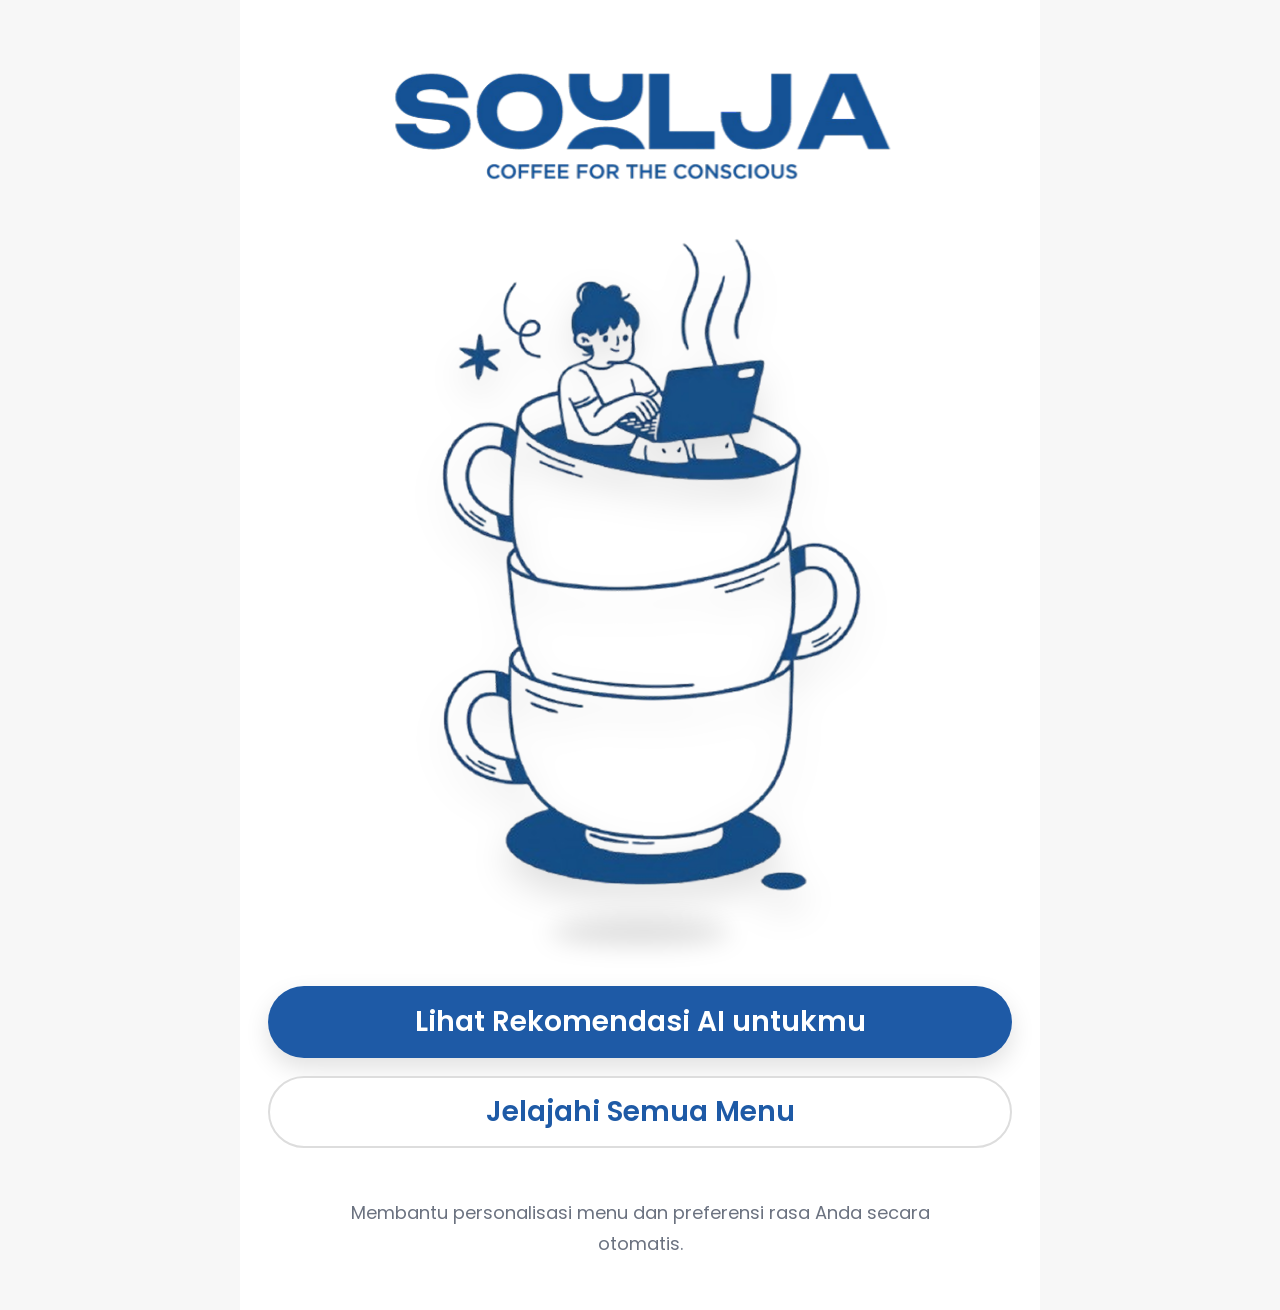
<file: index.html>
<!DOCTYPE html>
<html lang="id">

<head>

    <meta charset="UTF-8">

    <meta name="viewport"
          content="width=device-width, initial-scale=1.0">

    <meta name="theme-color"
          content="#1E5AA6">

    <title>SOULJA Coffee | AI Recommendation</title>

    <!-- Favicon -->
    <link rel="icon"
          href="assets/icons/icon-48.png">

    <!-- Google Font -->
    <link rel="preconnect"
          href="https://fonts.googleapis.com">

    <link rel="preconnect"
          href="https://fonts.gstatic.com"
          crossorigin>

    <link href="https://fonts.googleapis.com/css2?family=Poppins:wght@400;500;600;700&display=swap"
          rel="stylesheet">

    <!-- CSS -->
    <link rel="stylesheet"
          href="css/global.css">

    <link rel="stylesheet"
          href="css/animation.css">

    <link rel="stylesheet"
          href="css/components.css">

    <link rel="stylesheet"
          href="css/pages/landing.css">


      <link rel="manifest" href="manifest.json">

            <meta name="theme-color" content="#16508B">

            <link rel="apple-touch-icon"
            href="assets/icons/icon-192.png">

</head>

<body>

    <main class="container landing-page">

        <!-- Logo -->
        <img src="assets/mainbanner.png"
             class="logo"
             alt="SOULJA Coffee">

        <!-- Hero -->
        <div class="hero-wrapper">

            <img src="assets/cangkir.png"
                 class="hero"
                 alt="Coffee">

            <div class="hero-shadow"></div>

        </div>

        <!-- Button -->
        <div class="button-group">

            <a href="input.html"
               class="btn btn-primary">

                Lihat Rekomendasi AI untukmu

            </a>

            <a href="menu.html"
               class="btn btn-outline">

                Jelajahi Semua Menu

            </a>

        </div>

        <!-- Description -->
        <p class="description">

            Membantu personalisasi menu dan preferensi rasa Anda secara otomatis.

        </p>

    </main>

    <!-- JavaScript -->

    <script src="js/app.js"></script>

    <script src="js/pages/landing.js"></script>
<script>
if ("serviceWorker" in navigator) {
    window.addEventListener("load", async () => {
        try {

            const registration =
                await navigator.serviceWorker.register("./sw.js");

            console.log("Service Worker Registered", registration);

        } catch (error) {

            console.error("Service Worker Error:", error);

        }
    });
}
</script>

</body>

</html>
</file>
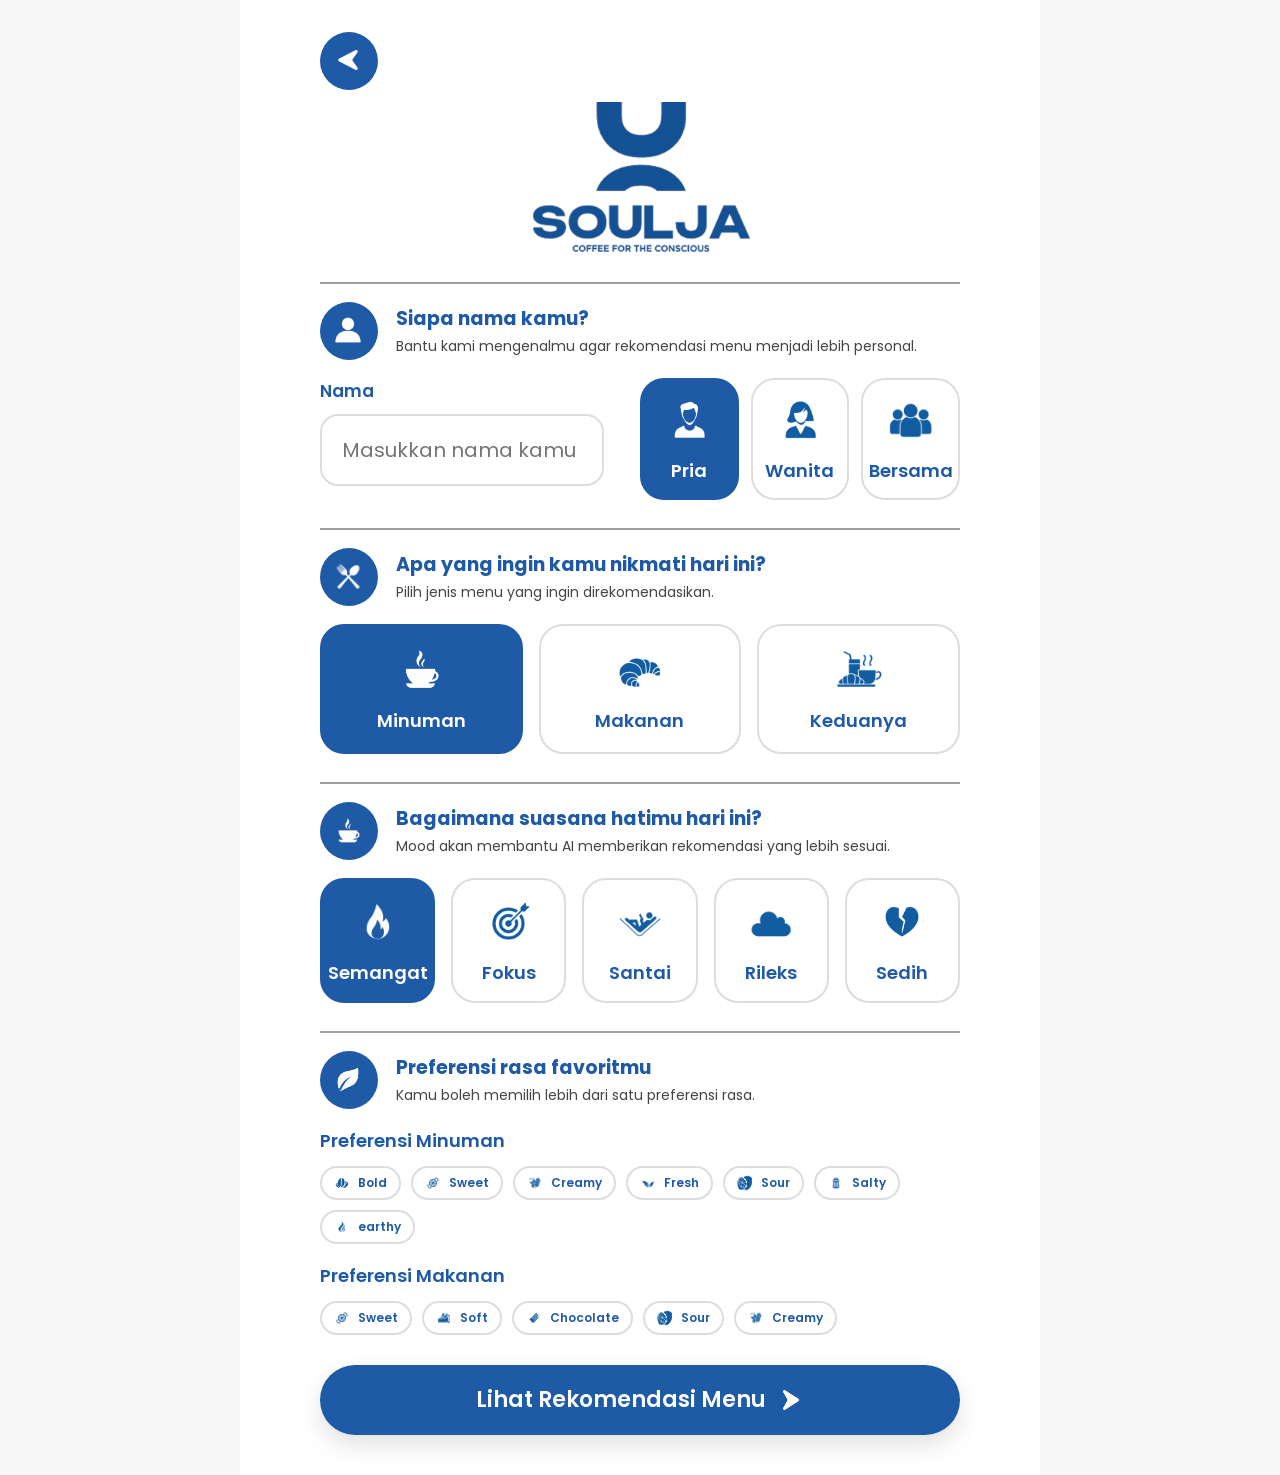
<file: input.html>
<!DOCTYPE html>
<html lang="id">

<head>

    <meta charset="UTF-8">

    <meta name="viewport"
          content="width=device-width, initial-scale=1.0">

    <meta name="theme-color"
          content="#1E5AA6">

    <title>SOULJA Coffee | AI Recommendation</title>

    <!-- Google Font -->
    <link rel="preconnect"
          href="https://fonts.googleapis.com">

    <link rel="preconnect"
          href="https://fonts.gstatic.com"
          crossorigin>

    <link href="https://fonts.googleapis.com/css2?family=Poppins:wght@400;500;600;700&display=swap"
          rel="stylesheet">

    <!-- CSS -->
    <link rel="stylesheet" href="css/global.css">
    <link rel="stylesheet" href="css/animation.css">
    <link rel="stylesheet" href="css/components.css">
    <link rel="stylesheet" href="css/pages/input.css">


    <link rel="manifest" href="manifest.json">

<meta name="theme-color" content="#16508B">

<link rel="apple-touch-icon"
      href="assets/icons/icon-192.png">

</head>

<!-- ======================================
LOADING OVERLAY
====================================== -->

<div id="loadingOverlay" class="loading-overlay hidden">

    <div class="loading-box">

        <img
            src="assets/logo.png"
            class="loading-logo"
            alt="Soulja">

        <h2>Mempersonalisasi rekomendasi...</h2>

        <p>
            AI sedang memilih menu terbaik
            untukmu
        </p>

        <div class="loading-bar">

            <div class="loading-progress"></div>

        </div>

    </div>

</div>

<body>

<main id="inputPage" class="container input-page">
        <!-- ======================================
         HEADER
    ======================================= -->

    <header class="topbar">

        <div class="circle-icon">
            <a href="index.html">
                <img src="assets/arahkiri.svg"
                     alt="back">
            </a>
        </div>

    </header>


    <!-- ===================================== -->
    <!-- LOGO -->
    <!-- ===================================== -->

    <img src="assets/logo.png"
         class="logo"
         alt="SOULJA Coffee">

    <!-- ===================================== -->
    <!-- SECTION : IDENTITAS -->
    <!-- ===================================== -->

    <section class="section">

        <div class="section-title">

            <div class="circle-icon">

                <img src="assets/nama.svg"
                     alt="Profile">

            </div>

            <div>

                <h2>Siapa nama kamu?</h2>

                <p>
                    Bantu kami mengenalmu agar rekomendasi menu menjadi lebih personal.
                </p>

            </div>

        </div>

        <div class="identity-layout">

    <!-- ========================= -->
    <!-- NAMA -->
    <!-- ========================= -->

    <div class="identity-left">

        <label
            class="field-label"
            for="customerName">

            Nama

        </label>

        <input
            id="customerName"
            class="textbox"
            type="text"
            placeholder="Masukkan nama kamu"
            maxlength="40"
            autocomplete="off"
            aria-label="Nama pelanggan"
            required>

    </div>

    <!-- ========================= -->
    <!-- GENDER -->
    <!-- ========================= -->

    <div class="identity-right">

        

        <div
            id="genderGroup"
            class="option-grid gender-grid">

            <div
                class="option-card active"
                data-value="male">

                <img
                    src="assets/Pria.svg"
                    alt="Pria">

                <span>Pria</span>

            </div>

            <div
                class="option-card"
                data-value="female">

                <img
                    src="assets/Wanita.svg"
                    alt="Wanita">

                <span>Wanita</span>

            </div>

            <div
                class="option-card"
                data-value="group">

                <img
                    src="assets/Bersama.svg"
                    alt="Bersama">

                <span>Bersama</span>

            </div>

        </div>

    </div>

</div>

    </section>

     <!-- ===================================== -->
    <!-- SECTION : PILIHAN MENU -->
    <!-- ===================================== -->

    <section class="section">

        <div class="section-title">

            <div class="circle-icon">

                <img src="assets/makanan1.svg"
                     alt="Menu">

            </div>

            <div>

                <h2>Apa yang ingin kamu nikmati hari ini?</h2>

                <p>
                    Pilih jenis menu yang ingin direkomendasikan.
                </p>

            </div>

        </div>

        <div id="menuType"
             class="option-grid">

            <!-- Minuman -->

            <div class="option-card active"
                 data-value="drink">

                <img src="assets/Minuman.svg"
                     alt="Minuman">

                <span>Minuman</span>

            </div>

            <!-- Makanan -->

            <div class="option-card"
                 data-value="food">

                <img src="assets/Makanan.svg"
                     alt="Makanan">

                <span>Makanan</span>

            </div>

            <!-- Keduanya -->

            <div class="option-card"
                 data-value="both">

                <img src="assets/Keduanya.svg"
                     alt="Keduanya">

                <span>Keduanya</span>

            </div>

        </div>

    </section>


    <!-- ===================================== -->
    <!-- SECTION : MOOD -->
    <!-- ===================================== -->

    <section class="section">
        <div class="section-title">
            <div class="circle-icon">
                <img src="assets/mood.svg"
                alt="Mood">
            </div>
            <div>
                <h2>Bagaimana suasana hatimu hari ini?</h2>
                <p>Mood akan membantu AI memberikan rekomendasi yang lebih sesuai.</p>
            </div>
        </div>

        <div id="moodGroup"
            class="mood-grid">
            <div class="option-card active"
                data-value="bersemangat">
                <img
                src="assets/Bersemangat.svg"
                alt="Bersemangat">
                <span>Semangat</span>
            </div>

            <div class="option-card"
                data-value="fokus">
                <img
                src="assets/Fokus.svg"
                alt="Fokus">
                <span>Fokus</span>
            </div>

            <div class="option-card"
                data-value="santai">
                <img
                src="assets/Santai.svg"
                alt="Santai">
                <span>Santai</span>
            </div>

            <div class="option-card"
                data-value="rileks">
                <img
                src="assets/Rileks.svg"
                alt="Rileks">
                <span>Rileks</span>
            </div>

            <div class="option-card"
                data-value="sedih">
                <img
                src="assets/Sedih.svg"
                alt="Sedih">
                <span>Sedih</span>
            </div>
        </div>
    </section>
    
        <!-- ===================================== -->
    <!-- SECTION : PREFERENSI RASA -->
    <!-- ===================================== -->

    <section class="section">

        <div class="section-title">

            <div class="circle-icon">

                <img src="assets/rasa.svg"
                     alt="Preference">

            </div>

            <div>

                <h2>Preferensi rasa favoritmu</h2>

                <p>
                    Kamu boleh memilih lebih dari satu preferensi rasa.
                </p>

            </div>

        </div>

        <!-- ============================= -->
        <!-- PREFERENSI MINUMAN -->
        <!-- ============================= -->

        <div class="preference-group">

            <h3 class="preference-title">
                Preferensi Minuman
            </h3>

            <div id="drinkPreference"
                 class="chip-container">

                <div class="chip" data-value="bold">

                    <img src="assets/Bold.svg"
                         alt="Bold">

                    <span>Bold</span>

                </div>

                <div class="chip"
                     data-value="sweet">

                    <img src="assets/Sweet.svg"
                         alt="Sweet">

                    <span>Sweet</span>

                </div>

                <div class="chip"
                     data-value="creamy">

                    <img src="assets/Creamy.svg"
                         alt="Creamy">

                    <span>Creamy</span>

                </div>

                <div class="chip"
                     data-value="fresh">

                    <img src="assets/Fresh.svg"
                         alt="Fresh">

                    <span>Fresh</span>

                </div>

                <div class="chip"
                     data-value="sour">

                    <img src="assets/sour.png"
                         alt="Sour">

                    <span>Sour</span>

                </div>

                <div class="chip"
                     data-value="salty">

                    <img src="assets/Salty.svg"
                         alt="Salty">

                    <span>Salty</span>

                </div>

                <div class="chip"
                     data-value="earthy">

                    <img src="assets/Earthy.svg"
                         alt="earthy">

                    <span>earthy</span>

                </div>

            </div>

        </div>


        <!-- ============================= -->
        <!-- PREFERENSI MAKANAN -->
        <!-- ============================= -->

        <div class="preference-group">

            <h3 class="preference-title">
                Preferensi Makanan
            </h3>

            <div id="foodPreference"
                 class="chip-container">

                <!--<div class="chip"
                     data-value="savory">

                    <img src="assets/savory.png"
                         alt="Savory">

                    <span>Savory</span>

                </div>-->

                <div class="chip"
                     data-value="sweet">

                    <img src="assets/Sweet.svg"
                         alt="Sweet">

                    <span>Sweet</span>

                </div>

                <!--<div class="chip"
                     data-value="crunchy">

                    <img src="assets/crunchy.png"
                         alt="Crunchy">

                    <span>Crunchy</span>

                </div>-->

                <div class="chip"
                     data-value="soft">

                    <img src="assets/Soft.svg"
                         alt="Soft">

                    <span>Soft</span>

                </div>

                <div class="chip"
                     data-value="chocolate">

                    <img src="assets/Chocolate.svg"
                         alt="Chocolate">

                    <span>Chocolate</span>

                </div>

                <div class="chip"
                     data-value="sour">

                    <img src="assets/sour.png"
                         alt="Sour">

                    <span>Sour</span>

                </div>

                <!--<div class="chip"
                     data-value="rice-bowl">

                    <img src="assets/ricebowl.png"
                         alt="Rice Bowl">

                    <span>Rice Bowl</span>-->

                    <div class="chip"
                     data-value="creamy">

                    <img src="assets/Creamy.svg"
                         alt="Creamy">

                    <span>Creamy</span>

                </div>

                </div>

            </div>

        </div>

    </section>

        <!-- ===================================== -->
    <!-- ACTION BUTTON -->
    <!-- ===================================== -->

    <div class="button-submit">

        <button
            id="recommendBtn"
            class="btn btn-primary"
            type="button"
            aria-label="Lihat rekomendasi menu">

            <span>

                Lihat Rekomendasi Menu

            </span>

            <img
                src="assets/arrow.png"
                class="btn-icon"
                alt="Next">

        </button>

    </div>

</main>

<!-- ===================================== -->
<!-- JAVASCRIPT -->
<!-- ===================================== -->

<script src="js/app.js"></script>

<script src="js/components.js"></script>

<script src="js/api.js"></script>

<script src="js/storage.js"></script>

<script src="js/pages/input.js"></script>
<script>
if ("serviceWorker" in navigator) {
    window.addEventListener("load", async () => {
        try {

            const registration =
                await navigator.serviceWorker.register("./sw.js");

            console.log("Service Worker Registered", registration);

        } catch (error) {

            console.error("Service Worker Error:", error);

        }
    });
}
</script>

</body>

</html>
</file>
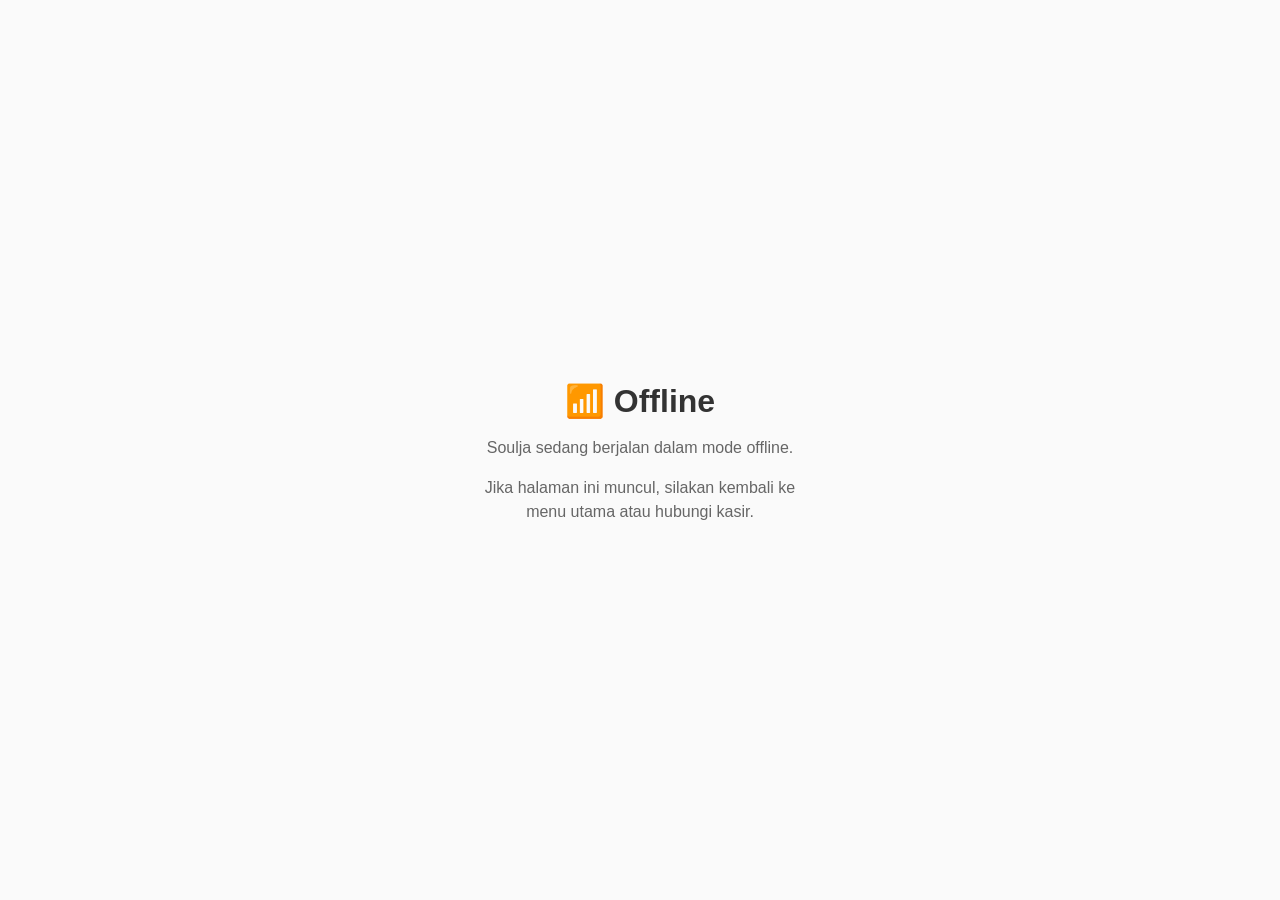
<file: offline.html>
<!DOCTYPE html>
<html lang="id">
<head>
    <meta charset="UTF-8">
    <meta name="viewport" content="width=device-width, initial-scale=1.0">
    <title>Offline - Soulja</title>

    <style>
        body{
            margin:0;
            display:flex;
            justify-content:center;
            align-items:center;
            height:100vh;
            background:#fafafa;
            font-family:Arial,sans-serif;
            text-align:center;
            color:#333;
        }

        .card{
            max-width:320px;
            padding:30px;
        }

        h1{
            margin-bottom:10px;
        }

        p{
            color:#666;
            line-height:1.5;
        }
    </style>
</head>
<body>

<div class="card">

    <h1>📶 Offline</h1>

    <p>
        Soulja sedang berjalan dalam mode offline.
    </p>

    <p>
        Jika halaman ini muncul, silakan kembali ke menu utama
        atau hubungi kasir.
    </p>

</div>

</body>
</html>
</file>
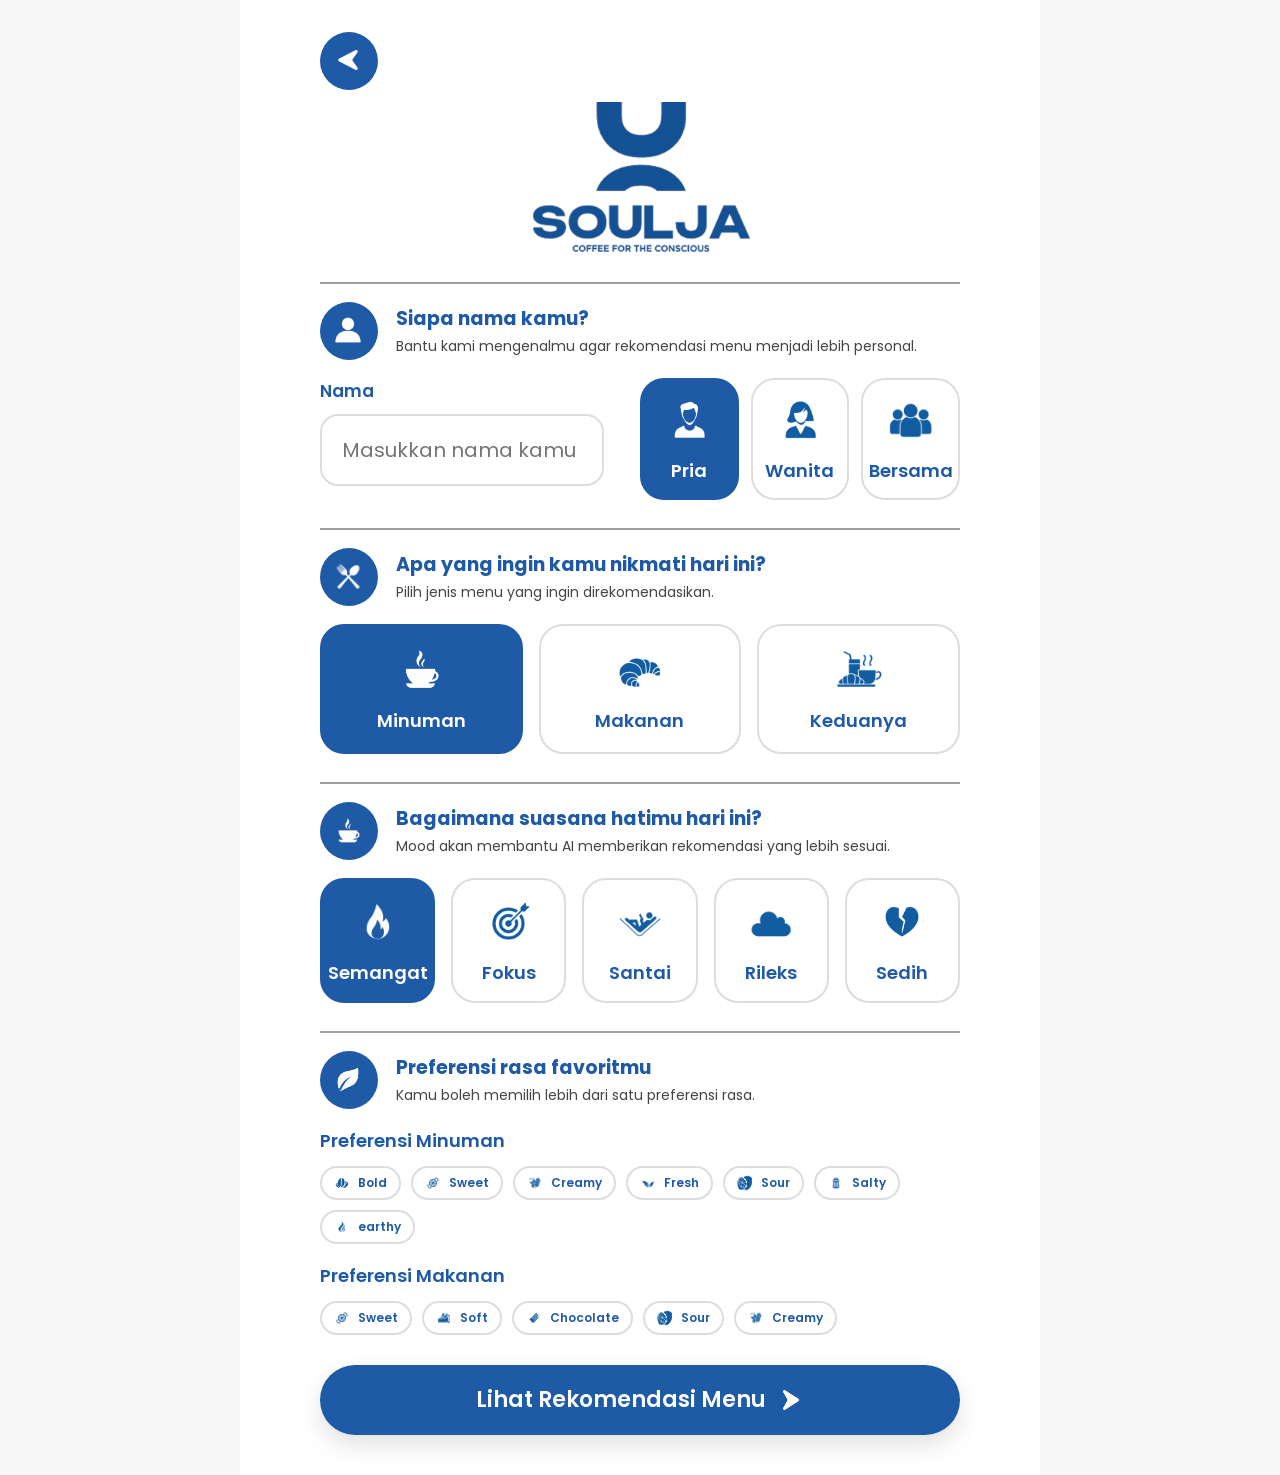
<file: recommendation.html>
<!DOCTYPE html>
<html lang="id">

<head>

    <meta charset="UTF-8">

    <meta name="viewport"
          content="width=device-width, initial-scale=1.0">

    <title>SOULJA AI Recommendation</title>

    <link rel="stylesheet"
          href="css/global.css">

    <link rel="stylesheet"
          href="css/components.css">

    <link rel="stylesheet"
          href="css/animation.css">

    <link rel="stylesheet"
          href="css/pages/recommendation.css">

    <link rel="preconnect"
          href="https://fonts.googleapis.com">

    <link href="https://fonts.googleapis.com/css2?family=Poppins:wght@400;500;600;700&display=swap"
          rel="stylesheet">

<link rel="manifest" href="manifest.json">

<meta name="theme-color" content="#16508B">

<link rel="apple-touch-icon"
      href="assets/icons/icon-192.png">

</head>

<body>

<div class="container recommendation-page">

    <!-- ======================================
     HEADER
======================================= -->

<header class="topbar">
    <div class="circle-icon">
        <a href="input.html">
            <img src="assets/arahkiri.svg" alt="Kembali">
        </a>
    </div>
</header>

    <!-- ======================================
         LOGO
    ======================================= -->

    <img src="assets/logo.png"
         class="logo"
         alt="SOULJA Coffee">

    <!-- ======================================
         TITLE
    ======================================= -->

    <section class="title-section">

        <h1>

            AI Recommendation

        </h1>

        <p id="welcomeText">

            Halo, Rizki 👋

        </p>

        <span class="subtitle">

            Berdasarkan preferensimu,
            berikut dua menu yang paling cocok.

        </span>

    </section>

    <!-- ======================================
         PREFERENCE
    ======================================= -->

    <section class="preference-row">

        <div id="summaryType"
             class="preference-chip">

            ☕ Minuman

        </div>

        <div id="summaryMood"
             class="preference-chip">

            😊 Santai

        </div>

        <div id="summaryTaste"
             class="preference-chip">

            🥛 Creamy

        </div>

    </section>

    <!-- ======================================
         RECOMMENDATION LIST
    ======================================= -->

    <section class="recommendation-list">
                <!-- ======================================
             RECOMMENDATION #1
        ======================================= -->

        <article
            id="recommendation1"
            class="recommendation-card">

            <div class="recommendation-image">

                <img id="menuImage1"
                     src=""
                     alt="Menu">

            </div>

            <div class="recommendation-content">

                <div class="recommendation-top">

                    <span class="recommendation-label">

                        Rekomendasi Utama

                    </span>

                    <span id="menuScore1"
                          class="recommendation-score">

                        98%

                    </span>

                </div>

                <h2 id="menuName1">

                    Cafe Latte

                </h2>

                <p id="menuCategory1"
                   class="menu-category">

                    Coffee • Latte

                </p>

                <div id="menuPrice1"
                     class="menu-price">

                    Rp28.000

                </div>

                <p id="menuDescription1"
                   class="menu-description">

                    Perpaduan espresso dengan susu segar yang
                    lembut dan creamy.

                </p>

            </div>

        </article>
                <!-- ======================================
             RECOMMENDATION #2
        ======================================= -->

        <article
            id="recommendation2"
            class="recommendation-card">

            <div class="recommendation-image">

                <img id="menuImage2"
                     src=""
                     alt="Menu">

            </div>

            <div class="recommendation-content">

                <div class="recommendation-top">

                    <span class="recommendation-label secondary">

                        Alternatif Terbaik

                    </span>

                    <span id="menuScore2"
                          class="recommendation-score">

                        94%

                    </span>

                </div>

                <h2 id="menuName2">

                    Croissant

                </h2>

                <p id="menuCategory2"
                   class="menu-category">

                    Bakery

                </p>

                <div id="menuPrice2"
                     class="menu-price">

                    Rp22.000

                </div>

                <p id="menuDescription2"
                   class="menu-description">

                    Croissant dengan tekstur renyah di luar dan
                    lembut di dalam, cocok sebagai pendamping kopi.

                </p>

            </div>

        </article>

    </section>

    <!-- ======================================
         RECOMMENDATION NOTE
    ======================================= -->

    <section class="recommendation-note">

        <div class="note-box">

            <h3>

                ☕ Rekomendasi AI

            </h3>

            <p id="recommendationReason">

                Menu dipilih berdasarkan kategori menu,
                preferensi rasa, serta mood yang kamu pilih.

            </p>

        </div>

    </section>

        <!-- ======================================
         ACTION
    ======================================= -->

    <section class="recommendation-action">

        <a href="menu.html"
           class="btn btn-primary">

            Jelajahi Semua Menu

        </a>

        <a href="input.html"
           class="btn btn-outline">

            Ubah Preferensi

        </a>

    </section>

</div>

<!-- ======================================
     DATABASE
====================================== -->

<script src="js/database.js"></script>

<!-- ======================================
     CORE
====================================== -->

<script src="js/storage.js"></script>

<script src="js/components.js"></script>

<script src="js/recommendationEngine.js"></script>

<!-- ======================================
     PAGE
====================================== -->

<script src="js/pages/recommendation.js"></script>

<script>
if ("serviceWorker" in navigator) {
    window.addEventListener("load", async () => {
        try {

            const registration =
                await navigator.serviceWorker.register("./sw.js");

            console.log("Service Worker Registered", registration);

        } catch (error) {

            console.error("Service Worker Error:", error);

        }
    });
}
</script>

</body>

</html>
</file>
<file: css/global.css>
/* ==========================================
   SOULJA DESIGN SYSTEM
   GLOBAL.CSS
========================================== */

/* ==========================================
   RESET
========================================== */

*,
*::before,
*::after{

    margin:0;
    padding:0;
    box-sizing:border-box;

}

/* ==========================================
   ROOT VARIABLES
========================================== */

:root{

    /* ===============================
       COLOR
    =============================== */

    --primary:#1E5AA6;
    --primary-light:#3A76C4;
    --primary-dark:#184A89;

    --background:#F7F7F7;
    --surface:#FFFFFF;

    --text:#1F2937;
    --text-light:#6B7280;

    --border:#DDDDDD;

    --success:#28A745;
    --danger:#DC3545;
    --warning:#FFC107;

    /* ===============================
       LAYOUT
    =============================== */

    --page-width:800px;
    --page-height:1280px;

    --container-padding:40px;

    /* ===============================
       COMPONENT
    =============================== */

    --logo-width:260px;

    --button-height:72px;
    --button-radius:40px;

    --input-height:72px;

    --icon-circle:72px;

    --card-radius:24px;

    --chip-height:42px;

    /* ===============================
       SPACING
    =============================== */

    --space-xs:8px;
    --space-sm:16px;
    --space-md:24px;
    --space-lg:36px;
    --space-xl:48px;
    --space-2xl:64px;

    /* ===============================
       SHADOW
    =============================== */

    --shadow-1:0 4px 12px rgba(0,0,0,.08);

    --shadow-2:0 10px 24px rgba(0,0,0,.12);

    --shadow-3:0 18px 28px rgba(0,0,0,.18);

    /* ===============================
       TRANSITION
    =============================== */

    --transition:.25s ease;

}

/* ==========================================
   HTML
========================================== */

html{

    scroll-behavior:smooth;

}

/* ==========================================
   BODY
========================================== */

body{

    font-family:'Poppins',sans-serif;

    background:var(--background);

    color:var(--text);

    display:flex;

    justify-content:center;

    min-height:100vh;

    overflow-x:hidden;

}

/* ==========================================
   CONTAINER
========================================== */

.container{

    width:var(--page-width);

    min-height:var(--page-height);

    background:var(--surface);

    position:relative;

    overflow-x:hidden;

}

/* ==========================================
   TYPOGRAPHY
========================================== */

h1,
h2,
h3,
h4,
h5,
h6{

    font-weight:700;

    color:var(--primary);

}

p{

    line-height:1.6;

}

small{

    color:var(--text-light);

}

/* ==========================================
   LINK
========================================== */

a{

    color:inherit;

    text-decoration:none;

}

/* ==========================================
   IMAGE
========================================== */

img{

    display:block;

    max-width:100%;

    user-select:none;

    -webkit-user-drag:none;

}

/* ==========================================
   FORM
========================================== */

button,
input,
textarea,
select{

    font-family:inherit;

}

button{

    cursor:pointer;

}

/* ==========================================
   SELECTION
========================================== */

::selection{

    background:var(--primary);

    color:white;

}

/* ==========================================
   SCROLLBAR
========================================== */

::-webkit-scrollbar{

    width:8px;

}

::-webkit-scrollbar-track{

    background:#F2F2F2;

}

::-webkit-scrollbar-thumb{

    background:#CFCFCF;

    border-radius:999px;

}

::-webkit-scrollbar-thumb:hover{

    background:#B5B5B5;

}

/* ==========================================
   UTILITY
========================================== */

.hidden{

    display:none !important;

}

.text-center{

    text-align:center;

}

.w-100{

    width:100%;

}

.h-100{

    height:100%;

}

.flex{

    display:flex;

}

.flex-center{

    display:flex;

    justify-content:center;

    align-items:center;

}

.flex-between{

    display:flex;

    justify-content:space-between;

    align-items:center;

}

.flex-column{

    display:flex;

    flex-direction:column;

}

.gap-sm{

    gap:var(--space-sm);

}

.gap-md{

    gap:var(--space-md);

}

.gap-lg{

    gap:var(--space-lg);

}
</file>
<file: css/animation.css>
/* ==========================================
   ANIMATION
========================================== */

@keyframes fadeLogo{

    from{

        opacity:0;

        transform:
        translateY(-25px)
        scale(.92);

    }

    to{

        opacity:1;

        transform:
        translateY(0)
        scale(1);

    }

}

@keyframes floating{

    0%,100%{

        transform:
        translateY(0);

    }

    50%{

        transform:
        translateY(-18px);

    }

}

@keyframes shadowFloat{

    0%,100%{

        transform:scale(1);

        opacity:.18;

    }

    50%{

        transform:scale(.8);

        opacity:.08;

    }

}

@keyframes ripple{

    from{

        transform:scale(0);

        opacity:1;

    }

    to{

        transform:scale(4);

        opacity:0;

    }

}

@keyframes pageIn{

    from{

        opacity:0;

        transform:
        translateY(20px);

    }

    to{

        opacity:1;

        transform:
        translateY(0);

    }

}

/* Page Transition */

body{

    opacity:1;

    transition:

    opacity .35s ease,

    transform .35s ease;

}

body.page-in{

    animation:pageIn .35s ease;

}

body.page-out{

    opacity:0;

    transform:translateY(-20px);

}
</file>
<file: css/components.css>
/* ==========================================
   SOULJA DESIGN SYSTEM
   COMPONENTS.CSS
========================================== */


/* ==========================================
   BUTTON
========================================== */

.btn{

    position:relative;

    overflow:hidden;

    display:flex;

    justify-content:center;

    align-items:center;

    gap:12px;

    width:100%;

    height:var(--button-height);

    border:none;

    border-radius:var(--button-radius);

    font-size:28px;

    font-weight:600;

    cursor:pointer;

    transition:var(--transition);

    user-select:none;

}

.btn:hover{

    transform:translateY(-3px);

}

.btn:active{

    transform:scale(.98);

}

.btn-primary{

    background:var(--primary);

    color:white;

    box-shadow:var(--shadow-2);

}

.btn-outline{

    background:white;

    color:var(--primary);

    border:2px solid var(--border);

}

.btn-icon{

    width:32px;

    height:32px;

}


/* ==========================================
   RIPPLE
========================================== */

.ripple{

    position:absolute;

    border-radius:50%;

    transform:scale(0);

    background:rgba(255,255,255,.35);

    animation:ripple .65s ease-out;

    pointer-events:none;

}


/* ==========================================
   SECTION
========================================== */

.section{

    width:100%;

    border-top:2px solid var(--border);

    padding-top:var(--space-md);

    margin-bottom:var(--space-lg);

}

.section-title{

    display:flex;

    align-items:center;

    gap:20px;

    margin-bottom:28px;

}

.section-title h2{

    font-size:24px;

    margin-bottom:4px;

}

.section-title p{

    font-size:16px;

    color:var(--text-light);

}

.circle-icon{

    width:var(--icon-circle);

    height:var(--icon-circle);

    border-radius:50%;

    background:var(--primary);

    display:flex;

    justify-content:center;

    align-items:center;

    flex-shrink:0;

}

.circle-icon img{

    width:36px;

}


/* ==========================================
   OPTION CARD
========================================== */

.option-card{

    background:white;

    border:2px solid var(--border);

    border-radius:var(--card-radius);

    min-height:130px;

    display:flex;

    flex-direction:column;

    justify-content:center;

    align-items:center;

    gap:12px;

    cursor:pointer;

    transition:var(--transition);

    color:var(--primary);

}

.option-card img{

    width:54px;

}

.option-card span{

    font-size:22px;

    font-weight:600;

}

.option-card:hover{

    transform:translateY(-4px);

    box-shadow:var(--shadow-2);

}

.option-card.active{

    background:var(--primary);

    color:white;

    border-color:var(--primary);

}


/* ==========================================
   MOOD CARD
========================================== */



.mood-card:hover{

    transform:translateY(-4px);

    box-shadow:var(--shadow-2);

}

.mood-card.active{

    background:var(--primary);

    color:white;

    border-color:var(--primary);

}


/* ==========================================
   GENDER CARD
========================================== */



.gender-card:hover{

    transform:translateY(-3px);

}


/* ==========================================
   CHIP
========================================== */

.chip{

    display:flex;

    align-items:center;

    gap:8px;

    height:var(--chip-height);

    padding:0 18px;

    border:2px solid var(--border);

    border-radius:999px;

    background:white;

    color:var(--primary);

    font-size:15px;

    font-weight:600;

    cursor:pointer;

    transition:var(--transition);

}

.chip img{

    width:18px;

    height:18px;

}

.chip:hover{

    transform:translateY(-2px);

}

.chip.active{

    background:var(--primary);

    color:white;

    border-color:var(--primary);

}


/* ==========================================
   INPUT
========================================== */

.textbox{

    width:100%;

    height:var(--input-height);

    padding:0 20px;

    border:2px solid var(--border);

    border-radius:18px;

    background:white;

    font-size:20px;

    outline:none;

    transition:var(--transition);

}

.textbox:focus{

    border-color:var(--primary);

    box-shadow:0 0 0 4px rgba(30,90,166,.12);

}


/* ==========================================
   PRODUCT CARD
========================================== */

.product-card{

    background:white;

    border-radius:var(--card-radius);

    overflow:hidden;

    box-shadow:var(--shadow-1);

    transition:var(--transition);

}

.product-card:hover{

    transform:translateY(-5px);

    box-shadow:var(--shadow-2);

}
</file>
<file: css/pages/landing.css>
/* ==========================================
   LANDING PAGE
========================================== */

body{

    display:flex;

    justify-content:center;

    align-items:center;

}

/* ==========================================
   CONTAINER
========================================== */

.landing-page{

    display:flex;

    flex-direction:column;

    align-items:center;

    padding:50px 28px;

}

/* ==========================================
   LOGO
========================================== */

.logo{

    width:70%;

    max-width:520px;

    margin-bottom:30px;

    opacity:0;

    animation:fadeLogo 1.2s cubic-bezier(.2,.8,.2,1) forwards;

}

/* ==========================================
   HERO
========================================== */

.hero-wrapper{

    position:relative;

    display:flex;

    justify-content:center;

    align-items:center;

    width:100%;

    margin-bottom:60px;

}

.hero{

    width:80%;

    max-width:500px;

    position:relative;

    z-index:2;

    transform-origin:center bottom;

    animation:floating 5s ease-in-out infinite;

    filter:drop-shadow(0 18px 18px rgba(0,0,0,.12));

}

.hero-shadow{

    position:absolute;

    bottom:-18px;

    width:180px;

    height:24px;

    border-radius:50%;

    background:rgba(0,0,0,.15);

    filter:blur(12px);

    z-index:1;

    animation:shadowFloat 5s ease-in-out infinite;

}

/* ==========================================
   BUTTON GROUP
========================================== */

.button-group{

    width:100%;

    display:flex;

    flex-direction:column;

    gap:18px;

}

/* ==========================================
   DESCRIPTION
========================================== */

.description{

    margin-top:50px;

    font-size:18px;

    color:var(--text-light);

    text-align:center;

    line-height:1.7;

    max-width:620px;

}

/* ==========================================
   RESPONSIVE
========================================== */

@media(max-width:900px){

    .logo{

        width:82%;

    }

    .hero{

        width:86%;

    }

}

@media(max-width:600px){

    .landing-page{

        padding:35px 20px;

    }

    .logo{

        width:95%;

    }

    .hero{

        width:95%;

    }

    .description{

        font-size:15px;

    }

}
</file>
<file: css/pages/input.css>
/* ==========================================
   INPUT PAGE
========================================== */

.input-page{

    padding:32px 80px 40px;

}

/* ==========================================
   LOGO
========================================== */

.logo{

    width:220px;

    margin:0 auto 28px;

    animation:fadeLogo .8s ease forwards;

}

/* ==========================================
   TOPBAR
========================================== */

.topbar{

    width:100%;

    display:flex;

    justify-content:flex-start;

    align-items:center;

    margin-bottom:12px;

}

/* Back button di halaman input */
.circle-icon {
    width: 58px;
    height: 58px;
    border-radius: 50%;
    background: var(--primary);

    display: flex;
    align-items: center;
    justify-content: center;

    padding: 0;
    box-sizing: border-box;
    flex-shrink: 0;
}

.circle-icon a {
    width: 100%;
    height: 100%;
    display: flex;
    align-items: center;
    justify-content: center;
}

.circle-icon img {
    width: 32px;
    height: 32px;
    max-width: none;
    object-fit: contain;
    display: block;
    flex-shrink: 0;
    transform: translate(-1px, -1px);
}

/* ==========================================
   SECTION
========================================== */

.section{

    width:100%;

    border-top:2px solid #9f9f9f;

    padding-top:18px;

    margin-bottom:28px;

}

.section-title{

    display:flex;

    align-items:center;

    gap:18px;

    margin-bottom:18px;

}

.section-title h2{

    font-size:19px;

    margin-bottom:2px;

}

.section-title p{

    font-size:14px;

    color:#444;

}

/* ==========================================
   FORM
========================================== */

.identity-layout{

    display:grid;

    grid-template-columns: 1fr 310px;

    gap:34px;

    align-items:start;

}

.field-label{

    display:block;

    margin-bottom:10px;

    font-size:17px;

    font-weight:600;

    color:var(--primary);

}

/* ==========================================
   INPUT
========================================== */

.textbox{

    width:100%;

}

/* ==========================================
   GENDER
========================================== */

.gender-group{

    display:flex;

    justify-content:space-between;

    gap:14px;

}

.gender-card{

    width:90px;

}

.gender-card img{

    width:82px;

    height:82px;

}

.gender-card span{

    font-size:13px;

}

/* ==========================================
   MENU TYPE
========================================== */

.option-grid{

    display:grid;

    grid-template-columns:repeat(3,1fr);

    gap:16px;

}

.option-card{

    height:122px;

}

.option-card img{

    width:52px;
    transition:.25s;

    filter:
        brightness(0)
        saturate(100%)
        invert(28%)
        sepia(65%)
        saturate(1360%)
        hue-rotate(183deg)
        brightness(90%)
        contrast(96%);

}

.option-card.active img{

    filter:none;

}

.option-card span{

    font-size:18px;

}

/* ==========================================
   MOOD
========================================== */

.mood-grid{

    display:grid;

    grid-template-columns:repeat(5,1fr);

    gap:12px;

}

.mood-card{

    height:118px;

}

.mood-card img{

    width:54px;

}

.mood-card span{

    font-size:16px;

}

/* ==========================================
   PREFERENCE
========================================== */

.preference-group{

    margin-bottom:18px;

}

.preference-title{

    font-size:18px;

    color:var(--primary);

    margin-bottom:10px;

}

.chip-container{

    display:flex;

    flex-wrap:wrap;

    gap:10px;

}

.chip{

    height:34px;

    padding:0 12px;

    font-size:12px;

}

.chip img{

    width:16px;

    height:16px;
        transition:.25s;

    filter:
        brightness(0)
        saturate(100%)
        invert(28%)
        sepia(65%)
        saturate(1360%)
        hue-rotate(183deg)
        brightness(90%)
        contrast(96%);

}
.chip.active img{

    filter:none;

}
/* ==========================================
   BUTTON
========================================== */

.button-submit{

    margin-top:30px;

}

.button-submit .btn{

    height:70px;

    font-size:22px;

    padding:0 30px;

}

.btn-icon{

    width:26px;

}

/* ==========================================
   SPACE
========================================== */

.preference-group:last-child{

    margin-bottom:0;

}

/* ==========================================
   INPUT PAGE CUSTOM
========================================== */

.identity-layout{

    display:grid;

    grid-template-columns:1fr 320px;

    gap:36px;

    align-items:start;

}

.gender-grid{

    grid-template-columns:repeat(3,1fr);

    gap:12px;

}

.gender-grid .option-card{

    min-height:120px;

}

.mood-grid{

    grid-template-columns:repeat(5,1fr);

    gap:16px;

}

.mood-grid .option-card{

    min-height:125px;

}

.preference-title{

    color:var(--primary);

    margin-bottom:12px;

    font-size:18px;

    font-weight:600;

}

/* ==========================================
   LOADING
========================================== */

.loading-overlay{

    position:fixed;

    inset:0;

    background:white;

    display:flex;

    justify-content:center;

    align-items:center;

    z-index:9999;

}

.loading-box{

    width:420px;

    text-align:center;

}

.loading-logo{

    width:140px;

    margin:auto;

    margin-bottom:30px;

    animation:pulse 1.2s infinite;

}

.loading-box h2{

    color:var(--primary);

    font-size:30px;

    margin-bottom:10px;

}

.loading-box p{

    color:#666;

    margin-bottom:40px;

}

.loading-bar{

    width:100%;

    height:12px;

    background:#E5E5E5;

    border-radius:999px;

    overflow:hidden;

}

.loading-progress{

    width:0;

    height:100%;

    background:var(--primary);

    animation:loadingBar 1.2s linear forwards;

}

@keyframes loadingBar{

    from{

        width:0;

    }

    to{

        width:100%;

    }

}

@keyframes pulse{

    0%{

        transform:scale(1);

    }

    50%{

        transform:scale(1.05);

    }

    100%{

        transform:scale(1);

    }

}
</file>
<file: css/pages/recommendation.css>
/* ==========================================
   RECOMMENDATION PAGE
========================================== */

.recommendation-page{

    display:flex;

    flex-direction:column;

    align-items:center;

    padding:48px;

    background:#F7F7F7;

    min-height:1280px;

}

/* ==========================================
   TOPBAR
========================================== */

.topbar{

    width:100%;

    display:flex;

    justify-content:flex-start;

    align-items:center;

    margin-bottom:12px;

}

/* Back button - halaman rekomendasi */
.circle-icon {
    width: 58px;
    height: 58px;
    border-radius: 50%;
    background: var(--primary);
    display: flex;
    align-items: center;
    justify-content: center;
    padding: 0;
    box-sizing: border-box;
    flex-shrink: 0;
}

.circle-icon a {
    width: 100%;
    height: 100%;
    display: flex;
    align-items: center;
    justify-content: center;
    text-decoration: none;
}

.circle-icon img {
    width: 32px;
    height: 32px;
    max-width: none;
    object-fit: contain;
    display: block;
    flex-shrink: 0;
    transform: translate(-1px, -1px);
}

/* ==========================================
   LOGO
========================================== */

.logo{

    width:230px;

    margin-bottom:30px;

}

/* ==========================================
   TITLE
========================================== */

.title-section{

    width:100%;

    text-align:center;

    margin-bottom:32px;

}

.title-section h1{

    font-size:42px;

    font-weight:700;

    color:var(--primary);

    margin-bottom:12px;

}

#welcomeText{

    font-size:28px;

    font-weight:600;

    color:var(--text);

    margin-bottom:12px;

}

.subtitle{

    display:block;

    width:600px;

    max-width:100%;

    margin:0 auto;

    font-size:19px;

    line-height:1.8;

    color:var(--text-light);

}

/* ==========================================
   PREFERENCE
========================================== */

.preference-row{

    width:100%;

    display:flex;

    justify-content:center;

    flex-wrap:wrap;

    gap:16px;

    margin-bottom:40px;

}

.preference-chip{

    display:flex;

    justify-content:center;

    align-items:center;

    padding:14px 24px;

    background:#FFFFFF;

    border:2px solid var(--primary);

    border-radius:999px;

    color:var(--primary);

    font-size:17px;

    font-weight:600;

    box-shadow:var(--shadow-sm);

    transition:.25s;

}

.preference-chip:hover{

    transform:translateY(-2px);

    box-shadow:var(--shadow-md);

}
/* ==========================================
   RECOMMENDATION LIST
========================================== */

.recommendation-list{

    width:100%;

    display:grid;

    grid-template-columns:repeat(2,1fr);

    gap:28px;

    margin-bottom:34px;

    align-items:stretch;

}

/* ==========================================
   RECOMMENDATION CARD
========================================== */

.recommendation-card{

    width:100%;

    height:520px;

    background:#FFFFFF;

    border-radius:36px;

    overflow:hidden;

    box-shadow:0 10px 26px rgba(0,0,0,.08);

    transition:.30s;

    display:flex;

    flex-direction:column;

}

.recommendation-card:hover{

    transform:translateY(-6px);

    box-shadow:0 18px 36px rgba(0,0,0,.12);

}

/* ==========================================
   IMAGE
========================================== */

.recommendation-image{

    width:100%;

    height:250px;

    background:#F8F8F8;

    display:flex;

    justify-content:center;

    align-items:center;

}

.recommendation-image img{

    width:240px;

    height:240px;

    object-fit:contain;

    transition:.30s;

}

.recommendation-card:hover .recommendation-image img{

    transform:scale(1.06);

}

/* ==========================================
   CONTENT
========================================== */

.recommendation-content{

    flex:1;

    padding:20px;

    display:flex;

    flex-direction:column;

}

/* ==========================================
   TOP INFO
========================================== */

.recommendation-top{

    display:flex;

    justify-content:space-between;

    align-items:center;

    margin-bottom:18px;

}

/* ==========================================
   LABEL
========================================== */

.recommendation-label{

    padding:6px 14px;

    border-radius:999px;

    background:var(--primary);

    color:#FFFFFF;

    font-size:12px;

    font-weight:600;

}

.recommendation-label.secondary{

    background:#EDF4FF;

    color:var(--primary);

}

/* ==========================================
   SCORE
========================================== */

.recommendation-score{

    color:#16A34A;

    font-size:15px;

    font-weight:700;

}

/* ==========================================
   MENU NAME
========================================== */

.recommendation-content h2{

    font-size:24px;

    line-height:1.3;

    margin-bottom:6px;

}

/* ==========================================
   CATEGORY
========================================== */

.menu-category{

    color:var(--text-light);

    font-size:15px;

    margin-bottom:12px;

}

/* ==========================================
   PRICE
========================================== */

.menu-price{

    font-size:22px;

    font-weight:700;

    color:var(--primary);

    margin-bottom:12px;

}

/* ==========================================
   DESCRIPTION
========================================== */

.menu-description{

    margin-top:auto;

    font-size:15px;

    line-height:1.5;

    color:#666;

}
/* ==========================================
   RECOMMENDATION NOTE
========================================== */

.recommendation-note{

    width:100%;

    margin-bottom:40px;

}

.note-box{

    background:#EDF5FF;

    border-left:6px solid var(--primary);

    border-radius:20px;

    padding:20px 28px;

}

.note-box h3{

    font-size:22px;

    margin-bottom:8px;

}

.note-box p{

    font-size:17px;

    line-height:1.6;

}

/* ==========================================
   ACTION
========================================== */

.recommendation-action{

    width:100%;

    display:flex;

    flex-direction:column;

    gap:18px;

    margin-top:auto;

}

.recommendation-action .btn{

    height:84px;

    font-size:26px;

    font-weight:600;

    border-radius:999px;

}

/* Primary Button */

.recommendation-action .btn-primary{

    box-shadow:var(--shadow-md);

}

/* Outline Button */

.recommendation-action .btn-outline{

    background:#FFFFFF;

}

/* ==========================================
   BUTTON HOVER
========================================== */

.recommendation-action .btn:hover{

    transform:translateY(-3px);

}

.recommendation-action .btn:active{

    transform:scale(.98);

}
/* ==========================================
   ANIMATION
========================================== */

.recommendation-card{

    opacity:0;

    transform:translateY(30px);

    animation:fadeUp .6s ease forwards;

}

.recommendation-card:nth-child(2){

    animation-delay:.15s;

}

.note-box{

    opacity:0;

    transform:translateY(20px);

    animation:fadeUp .7s ease forwards;

    animation-delay:.3s;

}

.recommendation-action{

    opacity:0;

    transform:translateY(20px);

    animation:fadeUp .8s ease forwards;

    animation-delay:.45s;

}

@keyframes fadeUp{

    from{

        opacity:0;

        transform:translateY(30px);

    }

    to{

        opacity:1;

        transform:translateY(0);

    }

}

/* ==========================================
   IMAGE ANIMATION
========================================== */

.recommendation-image img{

    transition:
        transform .35s ease,
        filter .35s ease;

}

.recommendation-card:hover .recommendation-image img{

    transform:scale(1.05);

}

/* ==========================================
   PAGE SPACING
========================================== */

.recommendation-list+

.recommendation-note{

    margin-top:8px;

}

.recommendation-note+

.recommendation-action{

    margin-top:8px;

}

/* ==========================================
   TABLET (800x1280)
========================================== */

/*@media screen and (max-width:900px){

    .recommendation-page{

        padding:36px;

    }

    .logo{

        width:200px;

    }

    .title-section h1{

        font-size:38px;

    }

    #welcomeText{

        font-size:24px;

    }

    .subtitle{

        font-size:18px;

    }

    .recommendation-image{

        height:300px;

    }

    .recommendation-image img{

        width:220px;

        height:220px;

    }

    .recommendation-content{

        padding:28px;

    }

    .recommendation-content h2{

        font-size:30px;

    }

    .menu-price{

        font-size:28px;

    }

}*/

/* ==========================================
   MOBILE
========================================== */

@media screen and (max-width:600px){

    .recommendation-page{

        padding:24px;

    }

    .logo{

        width:170px;

    }

    .preference-row{

        justify-content:flex-start;

    }

    .preference-chip{

        font-size:15px;

    }

    .recommendation-image{

        height:240px;

    }

    .recommendation-image img{

        width:180px;

        height:180px;

    }

    .recommendation-content{

        padding:22px;

    }

    .recommendation-content h2{

        font-size:20px;

    }

    .menu-category{

        font-size:13px;

    }

    .menu-price{

        font-size:18px;

    }

    .menu-description{

        font-size:13px;

    }

    .note-box{

        padding:24px;

    }

    .note-box h3{

        font-size:22px;

    }

    .note-box p{

        font-size:16px;

    }

    .recommendation-action .btn{

        height:72px;

        font-size:22px;

    }

}
</file>
